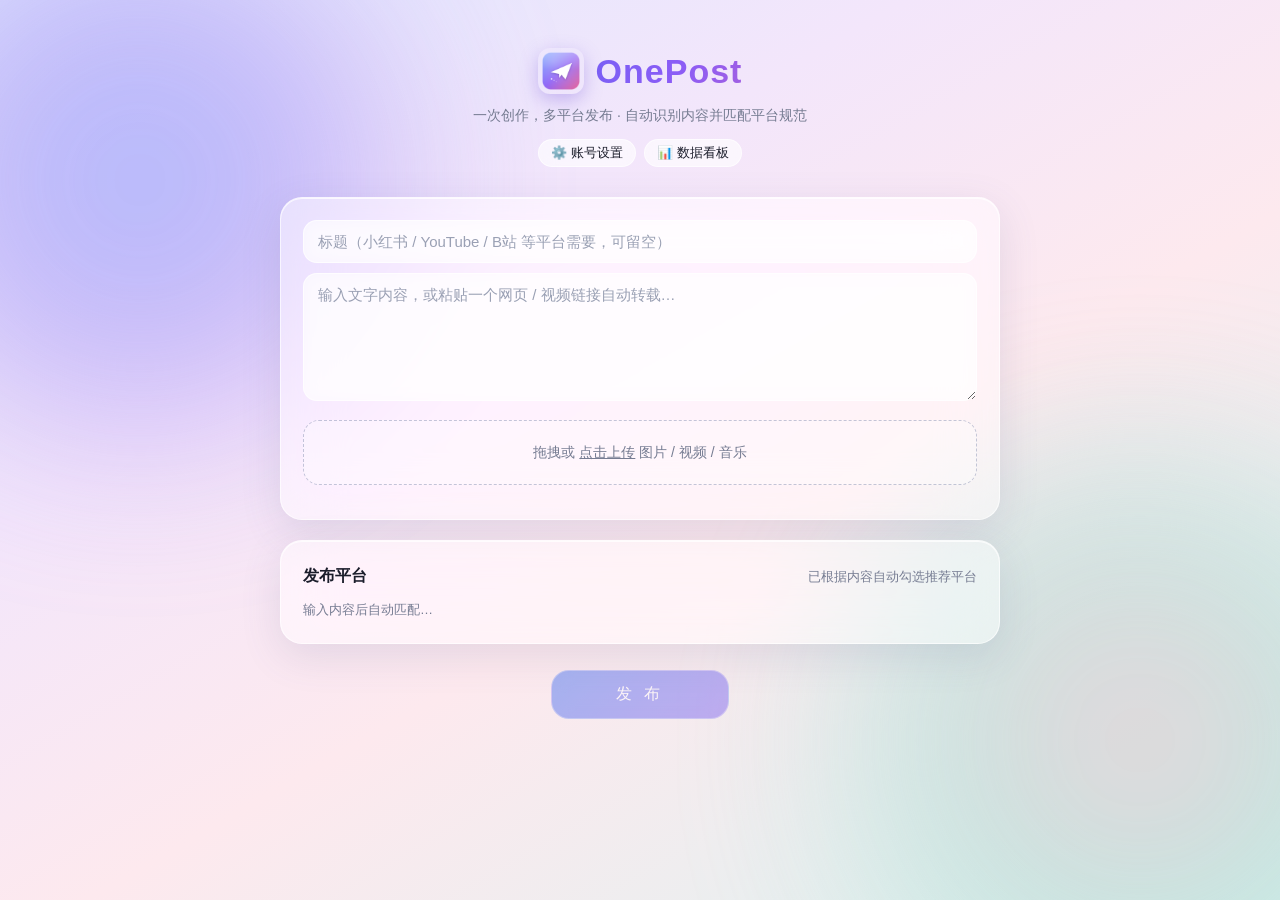
<file: social-publisher/app/static/index.html>
<!DOCTYPE html>
<html lang="zh-CN">
<head>
<meta charset="UTF-8">
<meta name="viewport" content="width=device-width, initial-scale=1.0">
<title>OnePost · 一键多平台发布</title>
<link rel="icon" type="image/png" href="favicon.png">
<link rel="apple-touch-icon" href="icon.png">
<link rel="manifest" href="manifest.json">
<meta name="theme-color" content="#8b5cf6">
<meta name="apple-mobile-web-app-capable" content="yes">
<meta name="apple-mobile-web-app-status-bar-style" content="default">
<meta name="apple-mobile-web-app-title" content="OnePost">
<link rel="stylesheet" href="style.css">
</head>
<body>
<main class="container">
  <header>
    <h1><img src="icon.png" alt="" class="logo">OnePost</h1>
    <p class="sub">一次创作，多平台发布 · 自动识别内容并匹配平台规范</p>
    <div class="settings-entry">
      <button id="btn-settings" class="btn small">⚙️ 账号设置</button>
      <button id="btn-stats" class="btn small">📊 数据看板</button>
    </div>
  </header>

  <section class="card">
    <input id="title" type="text" placeholder="标题（小红书 / YouTube / B站 等平台需要，可留空）" maxlength="100">
    <textarea id="text" rows="6"
      placeholder="输入文字内容，或粘贴一个网页 / 视频链接自动转载…"></textarea>

    <div id="link-bar" class="link-bar hidden">
      <span>检测到链接：<a id="link-url" target="_blank" rel="noopener"></a></span>
      <button id="btn-extract" class="btn small">解析并转载</button>
      <span id="extract-status" class="muted"></span>
    </div>

    <div id="dropzone" class="dropzone">
      <input id="file-input" type="file" multiple hidden
        accept="image/*,video/*,audio/*">
      <span>拖拽或 <u>点击上传</u> 图片 / 视频 / 音乐</span>
    </div>
    <div id="media-list" class="media-list"></div>
  </section>

  <section class="card">
    <div class="row-between">
      <h2>发布平台 <span id="ctype-badge" class="badge hidden"></span></h2>
      <span class="muted">已根据内容自动勾选推荐平台</span>
    </div>
    <div id="platforms" class="platforms">
      <p class="muted">输入内容后自动匹配…</p>
    </div>
  </section>

  <div class="actions">
    <button id="btn-publish" class="btn primary" disabled>发 布</button>
  </div>

  <section id="results" class="card hidden">
    <h2>发布结果</h2>
    <div id="results-list"></div>
  </section>
</main>
<div id="settings-modal" class="modal hidden">
  <div class="modal-card">
    <div class="row-between modal-head">
      <h2>平台账号设置</h2>
      <button id="btn-settings-close" class="btn small">✕</button>
    </div>
    <p class="muted settings-note">凭据仅保存在本机 config.yaml（不会上传），界面中打码显示。
      到期后自动失效，发布将降级为草稿模式。</p>
    <div id="settings-list"></div>
  </div>
</div>
<div id="stats-modal" class="modal hidden">
  <div class="modal-card wide">
    <div class="row-between modal-head">
      <h2 id="stats-title">数据看板</h2>
      <div>
        <button id="btn-stats-back" class="btn small hidden">← 返回</button>
        <button id="btn-stats-refresh" class="btn small">⟳ 刷新数据</button>
        <button id="btn-stats-close" class="btn small">✕</button>
      </div>
    </div>
    <p class="muted settings-note">已配置凭据的平台可自动拉取；其他平台可在详情页手动记录数据，形成趋势。</p>
    <div id="stats-overview" class="stats-grid"></div>
    <div id="stats-detail" class="hidden"></div>
  </div>
</div>
<script src="app.js"></script>
</body>
</html>
</file>
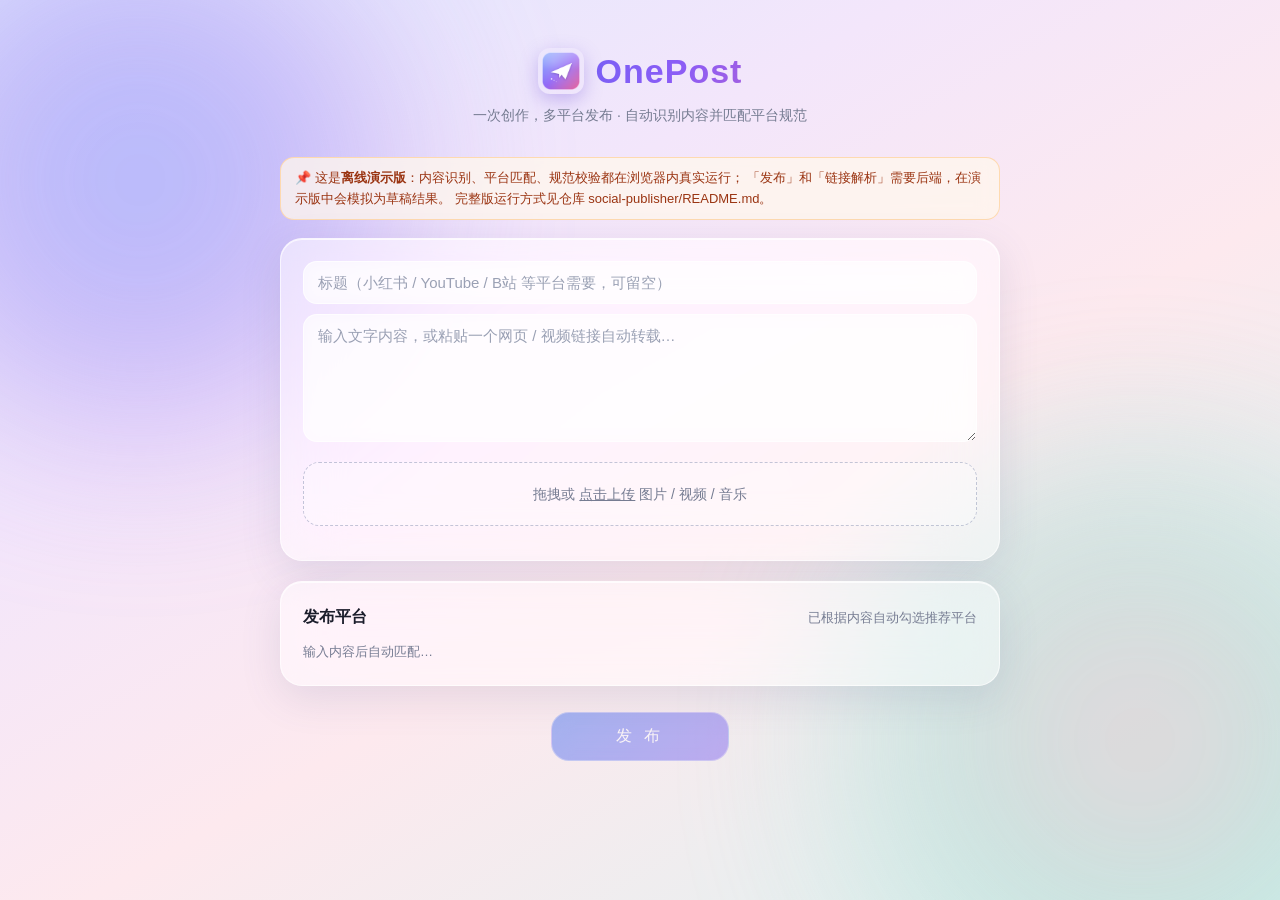
<file: social-publisher/demo.html>
<!DOCTYPE html>
<html lang="zh-CN">
<head>
<meta charset="UTF-8">
<meta name="viewport" content="width=device-width, initial-scale=1.0">
<title>OnePost · 演示版（无需后端，双击即开）</title>
<link rel="icon" type="image/png" href="[data-uri]">
<style>
:root {
  --text: #1b1d2b; --muted: #767c92;
  --line: rgba(255,255,255,.65); --accent: #3b6df0;
  --accent-soft: rgba(59,109,240,.12);
  --ok: #16a34a; --warn: #c2700a; --err: #dc2626; --radius: 22px;
  --glass: rgba(255,255,255,.52); --glass-strong: rgba(255,255,255,.62);
  --blur: blur(28px) saturate(170%);
}
* { box-sizing: border-box; margin: 0; padding: 0; }
body { color: var(--text); line-height: 1.6; min-height: 100vh;
  font-family: -apple-system, "PingFang SC", "Microsoft YaHei", "Segoe UI", sans-serif;
  background: linear-gradient(150deg, #dfe7ff 0%, #f3e6fb 32%, #fde9ee 58%, #def2f0 100%);
  background-attachment: fixed; }
body::before, body::after { content: ""; position: fixed; z-index: -1;
  border-radius: 50%; filter: blur(90px); opacity: .55; pointer-events: none; }
body::before { width: 520px; height: 520px; left: -120px; top: -80px;
  background: radial-gradient(circle, #7da2ff 0%, #b48cf2 60%, transparent 75%); }
body::after { width: 560px; height: 560px; right: -140px; bottom: -120px;
  background: radial-gradient(circle, #ffb8c9 0%, #8fe3d2 65%, transparent 78%); }
.container { max-width: 760px; margin: 0 auto; padding: 44px 20px 80px; }
header { text-align: center; margin-bottom: 30px; }
header h1 { font-size: 34px; letter-spacing: 1px; display: flex; align-items: center; justify-content: center; gap: 12px;
  background: linear-gradient(120deg, #3b6df0, #8b5cf6 55%, #ec6a9c);
  -webkit-background-clip: text; background-clip: text; color: transparent; }
.logo { width: 46px; height: 46px; border-radius: 12px; box-shadow: 0 6px 18px rgba(120,90,220,.35); }
.sub { color: var(--muted); font-size: 14px; margin-top: 6px; }
.demo-tip { background: rgba(255,247,237,.75); border: 1px solid rgba(254,215,170,.9);
  color: #9a3412; backdrop-filter: blur(10px);
  border-radius: 14px; padding: 10px 14px; font-size: 13px; margin-bottom: 18px; }
.card { background: var(--glass); backdrop-filter: var(--blur);
  -webkit-backdrop-filter: var(--blur);
  border: 1px solid var(--line); border-radius: var(--radius);
  padding: 22px; margin-bottom: 20px;
  box-shadow: 0 12px 40px rgba(85,95,145,.14), inset 0 1px 0 rgba(255,255,255,.75); }
.card h2 { font-size: 16px; margin-bottom: 12px; }
input[type="text"], textarea { width: 100%; border: 1px solid rgba(255,255,255,.7);
  border-radius: 14px; padding: 12px 14px; font-size: 15px; font-family: inherit;
  outline: none; color: var(--text); background: rgba(255,255,255,.55);
  backdrop-filter: blur(8px); transition: .15s; }
input[type="text"]::placeholder, textarea::placeholder { color: #9aa0b4; }
input[type="text"]:focus, textarea:focus { border-color: rgba(59,109,240,.55);
  background: rgba(255,255,255,.8); box-shadow: 0 0 0 4px rgba(59,109,240,.12); }
input[type="text"] { margin-bottom: 10px; }
textarea { resize: vertical; }
.link-bar { display: flex; align-items: center; gap: 10px; flex-wrap: wrap;
  margin-top: 10px; padding: 10px 14px; background: rgba(59,109,240,.10);
  border: 1px solid rgba(59,109,240,.18); border-radius: 14px; font-size: 13px; }
.link-bar a { color: var(--accent); word-break: break-all; }
.dropzone { margin-top: 12px; border: 1.5px dashed rgba(125,135,170,.45);
  border-radius: 16px; padding: 20px; text-align: center; color: var(--muted);
  font-size: 14px; cursor: pointer; background: rgba(255,255,255,.30); transition: .15s; }
.dropzone:hover, .dropzone.drag { border-color: var(--accent); background: rgba(255,255,255,.55); }
.media-list { display: flex; flex-wrap: wrap; gap: 10px; margin-top: 12px; }
.media-item { position: relative; width: 92px; height: 92px; border-radius: 14px;
  overflow: hidden; border: 1px solid rgba(255,255,255,.7);
  background: rgba(255,255,255,.4); box-shadow: 0 4px 14px rgba(85,95,145,.12);
  display: flex; align-items: center; justify-content: center; font-size: 26px; }
.media-item img { width: 100%; height: 100%; object-fit: cover; }
.media-item .del { position: absolute; top: 4px; right: 4px; width: 20px; height: 20px;
  border-radius: 50%; background: rgba(20,22,35,.5); color: #fff; border: none;
  backdrop-filter: blur(6px); font-size: 12px; line-height: 1; cursor: pointer; }
.media-item .tag { position: absolute; bottom: 0; left: 0; right: 0;
  background: rgba(20,22,35,.42); color: #fff; backdrop-filter: blur(6px);
  font-size: 10px; text-align: center; }
.row-between { display: flex; justify-content: space-between; align-items: baseline; }
.badge { display: inline-block; font-size: 12px; font-weight: normal;
  background: var(--accent-soft); color: var(--accent);
  border: 1px solid rgba(59,109,240,.22); border-radius: 999px;
  padding: 2px 10px; margin-left: 8px; }
.platforms { display: grid; grid-template-columns: repeat(auto-fill, minmax(220px, 1fr)); gap: 10px; }
.platform { display: flex; gap: 10px; align-items: flex-start;
  background: rgba(255,255,255,.40); border: 1px solid rgba(255,255,255,.65);
  border-radius: 16px; padding: 11px 13px; cursor: pointer; transition: .15s; }
.platform:hover { border-color: rgba(59,109,240,.45); transform: translateY(-1px);
  box-shadow: 0 6px 18px rgba(85,95,145,.14); }
.platform.checked { border-color: rgba(59,109,240,.55);
  background: linear-gradient(135deg, rgba(59,109,240,.14), rgba(139,92,246,.10));
  box-shadow: inset 0 1px 0 rgba(255,255,255,.6), 0 4px 14px rgba(59,109,240,.14); }
.platform.disabled { opacity: .42; cursor: not-allowed; }
.platform input { margin-top: 5px; accent-color: var(--accent); }
.platform .p-name { font-size: 14px; font-weight: 600; }
.platform .p-issues { font-size: 12px; color: var(--warn); }
.platform .p-mode { font-size: 11px; color: var(--muted); }
.actions { text-align: center; margin: 26px 0; }
.btn { border: 1px solid var(--line); background: var(--glass-strong);
  backdrop-filter: blur(10px); color: var(--text);
  border-radius: 14px; padding: 8px 18px; font-size: 14px; cursor: pointer;
  font-family: inherit; transition: .15s; }
.btn.small { padding: 4px 12px; font-size: 13px; }
.btn.primary { background: linear-gradient(135deg, var(--accent), #7c5cf0);
  border: 1px solid rgba(255,255,255,.35); color: #fff;
  padding: 13px 64px; font-size: 16px; letter-spacing: 4px; border-radius: 18px;
  box-shadow: 0 10px 28px rgba(59,109,240,.35), inset 0 1px 0 rgba(255,255,255,.45); }
.btn.primary:not(:disabled):hover { transform: translateY(-1px); }
.btn:disabled { opacity: .45; cursor: not-allowed; box-shadow: none; }
.result-item { display: flex; gap: 10px; align-items: flex-start; padding: 10px 0;
  border-bottom: 1px solid rgba(125,135,170,.18); font-size: 14px; }
.result-item:last-child { border-bottom: none; }
.result-item .status { font-size: 16px; }
.warn-line { color: var(--warn); font-size: 12px; }
.muted { color: var(--muted); font-size: 13px; }
.hidden { display: none !important; }
</style>
</head>
<body>
<main class="container">
  <header>
    <h1><img src="[data-uri]" alt="" class="logo">OnePost</h1>
    <p class="sub">一次创作，多平台发布 · 自动识别内容并匹配平台规范</p>
  </header>

  <div class="demo-tip">
    📌 这是<b>离线演示版</b>：内容识别、平台匹配、规范校验都在浏览器内真实运行；
    「发布」和「链接解析」需要后端，在演示版中会模拟为草稿结果。
    完整版运行方式见仓库 social-publisher/README.md。
  </div>

  <section class="card">
    <input id="title" type="text" placeholder="标题（小红书 / YouTube / B站 等平台需要，可留空）" maxlength="100">
    <textarea id="text" rows="6" placeholder="输入文字内容，或粘贴一个网页 / 视频链接自动转载…"></textarea>
    <div id="link-bar" class="link-bar hidden">
      <span>检测到链接：<a id="link-url" target="_blank" rel="noopener"></a></span>
      <button id="btn-extract" class="btn small">解析并转载</button>
      <span id="extract-status" class="muted"></span>
    </div>
    <div id="dropzone" class="dropzone">
      <input id="file-input" type="file" multiple hidden accept="image/*,video/*,audio/*">
      <span>拖拽或 <u>点击上传</u> 图片 / 视频 / 音乐</span>
    </div>
    <div id="media-list" class="media-list"></div>
  </section>

  <section class="card">
    <div class="row-between">
      <h2>发布平台 <span id="ctype-badge" class="badge hidden"></span></h2>
      <span class="muted">已根据内容自动勾选推荐平台</span>
    </div>
    <div id="platforms" class="platforms"><p class="muted">输入内容后自动匹配…</p></div>
  </section>

  <div class="actions"><button id="btn-publish" class="btn primary" disabled>发 布</button></div>

  <section id="results" class="card hidden">
    <h2>发布结果</h2>
    <div id="results-list"></div>
  </section>
</main>

<script>
/* ===== 演示版：平台规范与匹配逻辑（与后端 platforms.py 一致） ===== */
const PLATFORMS = [
  { id:"x", name:"X (Twitter)", icon:"𝕏", types:["text","image","video","link"],
    textLimit:280, maxImages:4, maxVideoSec:140, api:true },
  { id:"xiaohongshu", name:"小红书", icon:"📕", types:["text","image","video"],
    textLimit:1000, titleLimit:20, maxImages:18, maxVideoSec:900, api:false },
  { id:"weibo", name:"微博", icon:"🅦", types:["text","image","video","link"],
    textLimit:2000, maxImages:9, maxVideoSec:900, api:true },
  { id:"wechat_channels", name:"微信视频号", icon:"📹", types:["video","image"],
    textLimit:1000, titleLimit:22, maxVideoSec:3600, api:false },
  { id:"youtube", name:"YouTube", icon:"▶️", types:["video"],
    textLimit:5000, titleLimit:100, maxVideoSec:43200, api:true },
  { id:"bilibili", name:"哔哩哔哩", icon:"📺", types:["video","text","image"],
    textLimit:2000, titleLimit:80, maxImages:9, maxVideoSec:36000, api:false },
  { id:"douyin", name:"抖音", icon:"🎵", types:["video","image"],
    textLimit:1000, maxImages:35, maxVideoSec:900, api:false },
  { id:"tiktok", name:"TikTok", icon:"♪", types:["video","image"],
    textLimit:2200, maxImages:35, maxVideoSec:600, api:true },
  { id:"instagram", name:"Instagram", icon:"📷", types:["image","video"],
    textLimit:2200, maxImages:10, maxVideoSec:900, api:true },
];
const RECOMMEND = {
  "text": ["x","weibo","xiaohongshu","bilibili"],
  "text+image": ["xiaohongshu","x","weibo","instagram"],
  "image": ["instagram","xiaohongshu","x","weibo"],
  "video": ["youtube","bilibili","douyin","tiktok","wechat_channels","x","weibo","instagram","xiaohongshu"],
  "audio": ["x","weibo"],
  "link": ["x","weibo"],
};
const CTYPE_LABEL = { text:"纯文字", image:"图片", "text+image":"图文",
  video:"视频", audio:"音频", link:"链接转载" };
const URL_RE = /https?:\/\/[^\s<>"']+/;

const $ = s => document.querySelector(s);
const state = { files: [], checked: new Set(), userTouched: new Set(), detectedUrl: "" };

function xLen(t){ let n=0; for(const c of t) n += c.codePointAt(0) > 0x2E7F ? 2 : 1; return n; }

function classify(file){
  if (file.type.startsWith("image/")) return "image";
  if (file.type.startsWith("video/")) return "video";
  if (file.type.startsWith("audio/")) return "audio";
  return "other";
}

function detectType(text, files){
  const kinds = new Set(files.map(f=>f.kind));
  const url = text.match(URL_RE);
  const pure = url ? text.replace(url[0],"").trim() : text.trim();
  if (kinds.has("video")) return "video";
  if (kinds.has("audio")) return "audio";
  if (kinds.has("image")) return pure ? "text+image" : "image";
  if (url && !pure) return "link";
  return "text";
}

function matchPlatforms(ctype, text, title, files){
  const rec = RECOMMEND[ctype] || RECOMMEND.text;
  const images = files.filter(f=>f.kind==="image");
  const video = files.find(f=>f.kind==="video");
  const audio = files.find(f=>f.kind==="audio");
  const order = [...rec, ...PLATFORMS.map(p=>p.id).filter(id=>!rec.includes(id))];
  return order.map(id => {
    const p = PLATFORMS.find(x=>x.id===id);
    const issues = [];
    const n = p.id==="x" ? xLen(text) : text.length;
    if (text && p.textLimit && n > p.textLimit)
      issues.push(`正文 ${n} 字超过上限 ${p.textLimit}，发布时将自动截断`);
    if (title && p.titleLimit && title.length > p.titleLimit)
      issues.push(`标题 ${title.length} 字超过上限 ${p.titleLimit}`);
    if (images.length){
      if (!p.types.includes("image")) issues.push("该平台不支持图片");
      else if (p.maxImages && images.length > p.maxImages)
        issues.push(`图片 ${images.length} 张超过上限 ${p.maxImages}`);
    }
    let hard = false;
    if (video){
      if (!p.types.includes("video")) issues.push("该平台不支持视频");
      else if (p.maxVideoSec && video.duration > p.maxVideoSec){
        issues.push(`视频时长 ${Math.round(video.duration)}s 超过上限 ${p.maxVideoSec}s`);
        hard = true;
      }
    }
    if (audio && !video && !p.types.includes("audio"))
      issues.push("该平台不直接支持音频，建议先转换为视频");
    const base = ctype.split("+")[0];
    const fatal = issues.some(i=>i.includes("不支持"));
    const ok = (p.types.includes(base) || (ctype==="text+image" && p.types.includes("image"))
      || (base==="link" && p.types.includes("link"))) && !fatal;
    return { ...p, ok, issues, recommended: rec.includes(id) && ok && !hard };
  });
}

/* ===== 交互 ===== */
let timer = null;
function schedule(){ clearTimeout(timer); timer = setTimeout(refresh, 350); }

function refresh(){
  const text = $("#text").value.trim();
  const m = text.match(URL_RE);
  state.detectedUrl = m ? m[0] : "";
  $("#link-bar").classList.toggle("hidden", !m);
  if (m){ $("#link-url").textContent = m[0]; $("#link-url").href = m[0]; }

  if (!text && !state.files.length){
    $("#platforms").innerHTML = '<p class="muted">输入内容后自动匹配…</p>';
    $("#ctype-badge").classList.add("hidden");
    updateBtn(); return;
  }
  const ctype = detectType(text, state.files);
  const badge = $("#ctype-badge");
  badge.textContent = "识别为：" + (CTYPE_LABEL[ctype] || ctype);
  badge.classList.remove("hidden");
  render(matchPlatforms(ctype, text, $("#title").value.trim(), state.files));
}

function render(list){
  list.forEach(p => {
    if (!state.userTouched.has(p.id)){
      if (p.recommended) state.checked.add(p.id); else state.checked.delete(p.id);
    }
    if (!p.ok) state.checked.delete(p.id);
  });
  const box = $("#platforms");
  box.innerHTML = "";
  list.forEach(p => {
    const checked = state.checked.has(p.id);
    const label = document.createElement("label");
    label.className = "platform" + (checked?" checked":"") + (p.ok?"":" disabled");
    label.innerHTML = `
      <input type="checkbox" ${checked?"checked":""} ${p.ok?"":"disabled"}>
      <div>
        <div class="p-name">${p.icon} ${p.name}</div>
        ${p.issues.map(i=>`<div class="p-issues">⚠ ${i}</div>`).join("")}
        <div class="p-mode">${p.api ? "支持 API 直发" : "草稿包模式（无公开 API）"}</div>
      </div>`;
    label.querySelector("input").addEventListener("change", e => {
      state.userTouched.add(p.id);
      e.target.checked ? state.checked.add(p.id) : state.checked.delete(p.id);
      label.classList.toggle("checked", e.target.checked);
      updateBtn();
    });
    box.appendChild(label);
  });
  updateBtn();
}

function updateBtn(){
  const has = $("#text").value.trim() || state.files.length;
  $("#btn-publish").disabled = !(has && state.checked.size);
}

/* 上传（演示版：本地预览，视频自动读取时长） */
const dz = $("#dropzone");
dz.addEventListener("click", ()=> $("#file-input").click());
$("#file-input").addEventListener("change", e => addFiles(e.target.files));
dz.addEventListener("dragover", e => { e.preventDefault(); dz.classList.add("drag"); });
dz.addEventListener("dragleave", ()=> dz.classList.remove("drag"));
dz.addEventListener("drop", e => { e.preventDefault(); dz.classList.remove("drag"); addFiles(e.dataTransfer.files); });

function addFiles(fileList){
  for (const f of fileList){
    const item = { name: f.name, kind: classify(f), size: f.size, duration: 0,
      url: URL.createObjectURL(f) };
    state.files.push(item);
    if (item.kind === "video"){
      const v = document.createElement("video");
      v.preload = "metadata";
      v.src = item.url;
      v.onloadedmetadata = () => { item.duration = v.duration; refresh(); };
    }
  }
  renderMedia(); schedule();
}

function renderMedia(){
  const box = $("#media-list");
  box.innerHTML = "";
  state.files.forEach((f,i) => {
    const div = document.createElement("div");
    div.className = "media-item";
    const icon = { video:"🎬", audio:"🎵", other:"📄" }[f.kind] || "";
    div.innerHTML = (f.kind==="image" ? `<img src="${f.url}" alt="">` : `<span>${icon}</span>`)
      + `<span class="tag">${f.name}</span><button class="del" data-i="${i}">✕</button>`;
    box.appendChild(div);
  });
  box.querySelectorAll(".del").forEach(b => b.addEventListener("click", () => {
    state.files.splice(Number(b.dataset.i),1); renderMedia(); schedule();
  }));
}

/* 链接解析（演示版提示） */
$("#btn-extract").addEventListener("click", () => {
  $("#extract-status").textContent =
    "演示版无后端：完整版会抓取网页标题/摘要/首图，视频链接经 yt-dlp 下载后可转发";
});

/* 发布（演示版：模拟草稿结果） */
$("#btn-publish").addEventListener("click", () => {
  const box = $("#results-list");
  box.innerHTML = "";
  [...state.checked].forEach(id => {
    const p = PLATFORMS.find(x=>x.id===id);
    const div = document.createElement("div");
    div.className = "result-item";
    div.innerHTML = `<span class="status">✅</span>
      <div><div><b>${p.icon} ${p.name}</b> <span class="muted">（演示）</span></div>
      <div>${p.api ? "完整版中将通过 API 直发" : "完整版中将保存草稿包到 drafts/" + p.id + "/"}</div></div>`;
    box.appendChild(div);
  });
  $("#results").classList.remove("hidden");
  $("#results").scrollIntoView({ behavior:"smooth" });
});

$("#text").addEventListener("input", schedule);
$("#title").addEventListener("input", schedule);
</script>
</body>
</html>
</file>
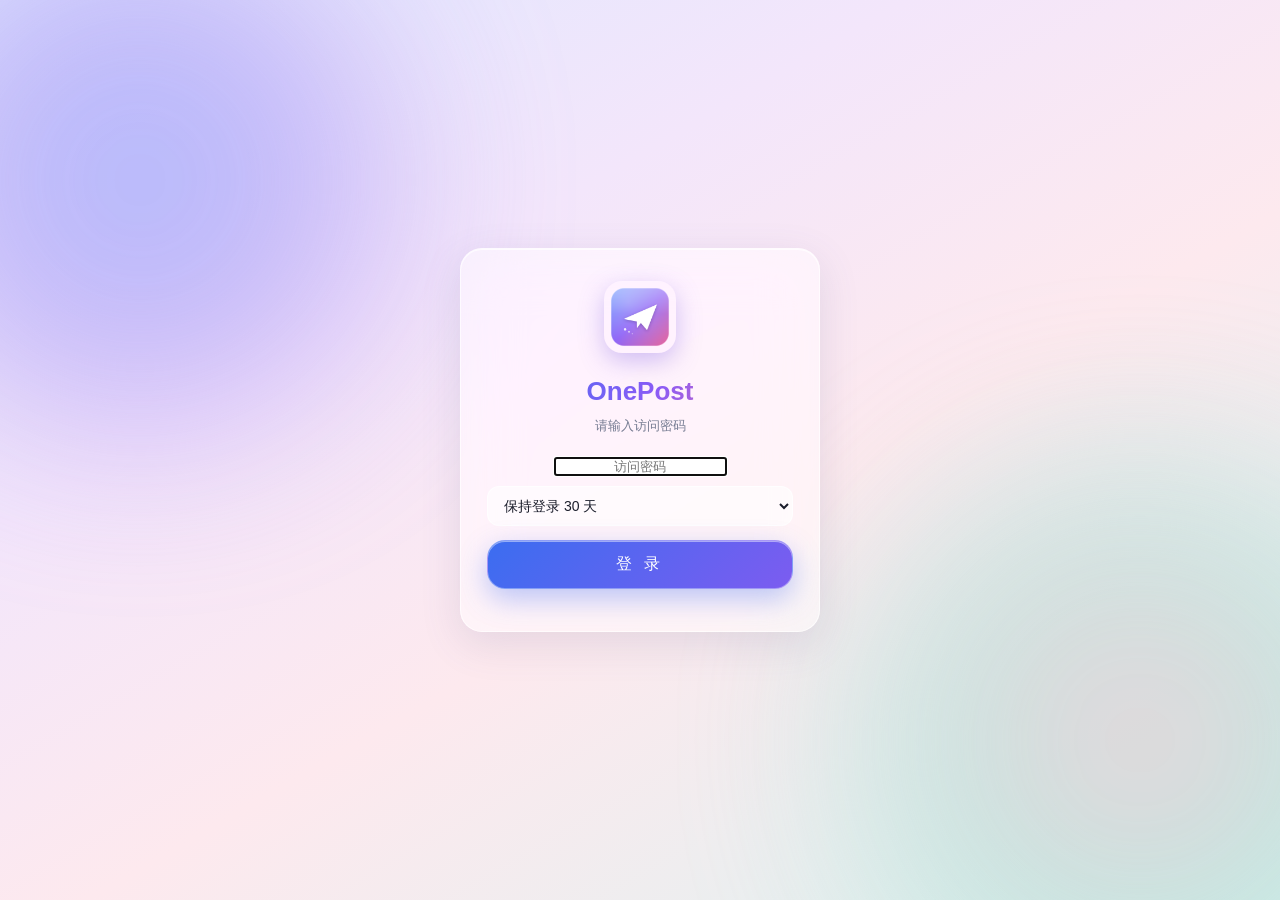
<file: social-publisher/app/static/login.html>
<!DOCTYPE html>
<html lang="zh-CN">
<head>
<meta charset="UTF-8">
<meta name="viewport" content="width=device-width, initial-scale=1.0">
<title>登录 · OnePost</title>
<link rel="icon" type="image/png" href="favicon.png">
<link rel="stylesheet" href="style.css">
</head>
<body>
<main class="container login-wrap">
  <div class="card login-card">
    <img src="icon.png" alt="" class="login-logo">
    <h1 class="login-title">OnePost</h1>
    <p class="muted" style="margin-bottom:16px">请输入访问密码</p>
    <input id="pw" type="password" placeholder="访问密码" autocomplete="current-password">
    <select id="keep">
      <option value="1">保持登录 1 天</option>
      <option value="7">保持登录 7 天</option>
      <option value="30" selected>保持登录 30 天</option>
      <option value="0">永久保持登录</option>
    </select>
    <button id="btn-login" class="btn primary login-btn">登 录</button>
    <p id="msg" class="muted"></p>
  </div>
</main>
<script>
const $ = (s) => document.querySelector(s);
async function doLogin() {
  const res = await fetch("/api/login", {
    method: "POST",
    headers: { "Content-Type": "application/json" },
    body: JSON.stringify({ password: $("#pw").value,
                           keep_days: Number($("#keep").value) }),
  });
  if (res.ok) { location.href = "/"; }
  else { $("#msg").textContent = "❌ 密码错误，请重试"; $("#pw").value = ""; }
}
$("#btn-login").addEventListener("click", doLogin);
$("#pw").addEventListener("keydown", (e) => { if (e.key === "Enter") doLogin(); });
$("#pw").focus();
</script>
</body>
</html>
</file>
<file: social-publisher/app/static/style.css>
:root {
  --text: #1b1d2b;
  --muted: #767c92;
  --line: rgba(255, 255, 255, 0.65);
  --accent: #3b6df0;
  --accent-deep: #2f5ce0;
  --accent-soft: rgba(59, 109, 240, 0.12);
  --ok: #16a34a;
  --warn: #c2700a;
  --err: #dc2626;
  --radius: 22px;
  --glass: rgba(255, 255, 255, 0.52);
  --glass-strong: rgba(255, 255, 255, 0.62);
  --blur: blur(28px) saturate(170%);
}

* { box-sizing: border-box; margin: 0; padding: 0; }

body {
  color: var(--text);
  font-family: -apple-system, "PingFang SC", "Microsoft YaHei", "Segoe UI", sans-serif;
  line-height: 1.6;
  min-height: 100vh;
  background: linear-gradient(150deg, #dfe7ff 0%, #f3e6fb 32%, #fde9ee 58%, #def2f0 100%);
  background-attachment: fixed;
}

/* 漂浮的彩色光斑，给毛玻璃提供折射层次 */
body::before, body::after {
  content: "";
  position: fixed;
  z-index: -1;
  border-radius: 50%;
  filter: blur(90px);
  opacity: .55;
  pointer-events: none;
}
body::before {
  width: 520px; height: 520px;
  left: -120px; top: -80px;
  background: radial-gradient(circle, #7da2ff 0%, #b48cf2 60%, transparent 75%);
}
body::after {
  width: 560px; height: 560px;
  right: -140px; bottom: -120px;
  background: radial-gradient(circle, #ffb8c9 0%, #8fe3d2 65%, transparent 78%);
}

.container { max-width: 760px; margin: 0 auto; padding: 44px 20px 80px; }

header { text-align: center; margin-bottom: 30px; }
header h1 {
  font-size: 34px;
  letter-spacing: 1px;
  display: flex;
  align-items: center;
  justify-content: center;
  gap: 12px;
  background: linear-gradient(120deg, #3b6df0, #8b5cf6 55%, #ec6a9c);
  -webkit-background-clip: text;
  background-clip: text;
  color: transparent;
}
.logo {
  width: 46px; height: 46px;
  border-radius: 12px;
  box-shadow: 0 6px 18px rgba(120, 90, 220, 0.35);
}
.sub { color: var(--muted); font-size: 14px; margin-top: 6px; }

.card {
  background: var(--glass);
  backdrop-filter: var(--blur);
  -webkit-backdrop-filter: var(--blur);
  border: 1px solid var(--line);
  border-radius: var(--radius);
  padding: 22px;
  margin-bottom: 20px;
  box-shadow:
    0 12px 40px rgba(85, 95, 145, 0.14),
    inset 0 1px 0 rgba(255, 255, 255, 0.75);
}
.card h2 { font-size: 16px; margin-bottom: 12px; }

input[type="text"], textarea {
  width: 100%;
  border: 1px solid rgba(255, 255, 255, 0.7);
  border-radius: 14px;
  padding: 12px 14px;
  font-size: 15px;
  font-family: inherit;
  outline: none;
  color: var(--text);
  background: rgba(255, 255, 255, 0.55);
  backdrop-filter: blur(8px);
  -webkit-backdrop-filter: blur(8px);
  transition: border-color .15s, background .15s, box-shadow .15s;
}
input[type="text"]::placeholder, textarea::placeholder { color: #9aa0b4; }
input[type="text"]:focus, textarea:focus {
  border-color: rgba(59, 109, 240, 0.55);
  background: rgba(255, 255, 255, 0.8);
  box-shadow: 0 0 0 4px rgba(59, 109, 240, 0.12);
}
input[type="text"] { margin-bottom: 10px; }
textarea { resize: vertical; }

.link-bar {
  display: flex; align-items: center; gap: 10px; flex-wrap: wrap;
  margin-top: 10px; padding: 10px 14px;
  background: rgba(59, 109, 240, 0.10);
  border: 1px solid rgba(59, 109, 240, 0.18);
  border-radius: 14px; font-size: 13px;
}
.link-bar a { color: var(--accent); word-break: break-all; }

.dropzone {
  margin-top: 12px;
  border: 1.5px dashed rgba(125, 135, 170, 0.45);
  border-radius: 16px;
  padding: 20px;
  text-align: center;
  color: var(--muted);
  font-size: 14px;
  cursor: pointer;
  background: rgba(255, 255, 255, 0.30);
  transition: border-color .15s, background .15s;
}
.dropzone:hover, .dropzone.drag {
  border-color: var(--accent);
  background: rgba(255, 255, 255, 0.55);
}

.media-list { display: flex; flex-wrap: wrap; gap: 10px; margin-top: 12px; }
.media-item {
  position: relative; width: 92px; height: 92px;
  border-radius: 14px; overflow: hidden;
  border: 1px solid rgba(255, 255, 255, 0.7);
  background: rgba(255, 255, 255, 0.4);
  box-shadow: 0 4px 14px rgba(85, 95, 145, 0.12);
  display: flex; align-items: center; justify-content: center;
  font-size: 26px;
}
.media-item img { width: 100%; height: 100%; object-fit: cover; }
.media-item .del {
  position: absolute; top: 4px; right: 4px;
  width: 20px; height: 20px; border-radius: 50%;
  background: rgba(20, 22, 35, 0.5); color: #fff; border: none;
  backdrop-filter: blur(6px);
  font-size: 12px; line-height: 1; cursor: pointer;
}
.media-item .tag {
  position: absolute; bottom: 0; left: 0; right: 0;
  background: rgba(20, 22, 35, 0.42); color: #fff;
  backdrop-filter: blur(6px);
  font-size: 10px; text-align: center; padding: 1px 0;
}

.row-between { display: flex; justify-content: space-between; align-items: baseline; }
.badge {
  display: inline-block; font-size: 12px; font-weight: normal;
  background: var(--accent-soft); color: var(--accent);
  border: 1px solid rgba(59, 109, 240, 0.22);
  border-radius: 999px; padding: 2px 10px; margin-left: 8px;
}

.platforms { display: grid; grid-template-columns: repeat(auto-fill, minmax(220px, 1fr)); gap: 10px; }
.platform {
  display: flex; gap: 10px; align-items: flex-start;
  background: rgba(255, 255, 255, 0.40);
  border: 1px solid rgba(255, 255, 255, 0.65);
  border-radius: 16px;
  padding: 11px 13px; cursor: pointer;
  transition: border-color .15s, background .15s, transform .15s, box-shadow .15s;
}
.platform:hover {
  border-color: rgba(59, 109, 240, 0.45);
  transform: translateY(-1px);
  box-shadow: 0 6px 18px rgba(85, 95, 145, 0.14);
}
.platform.checked {
  border-color: rgba(59, 109, 240, 0.55);
  background: linear-gradient(135deg, rgba(59,109,240,0.14), rgba(139,92,246,0.10));
  box-shadow: inset 0 1px 0 rgba(255,255,255,0.6), 0 4px 14px rgba(59,109,240,0.14);
}
.platform.disabled { opacity: .42; cursor: not-allowed; }
.platform input { margin-top: 5px; accent-color: var(--accent); }
.platform .p-name { font-size: 14px; font-weight: 600; }
.platform .p-issues { font-size: 12px; color: var(--warn); }
.platform .p-mode { font-size: 11px; color: var(--muted); }

.actions { text-align: center; margin: 26px 0; }
.btn {
  border: 1px solid var(--line);
  background: var(--glass-strong);
  backdrop-filter: blur(10px);
  -webkit-backdrop-filter: blur(10px);
  color: var(--text);
  border-radius: 14px; padding: 8px 18px; font-size: 14px;
  cursor: pointer; font-family: inherit;
  transition: opacity .15s, transform .15s, box-shadow .15s;
}
.btn.small { padding: 4px 12px; font-size: 13px; }
.btn.primary {
  background: linear-gradient(135deg, var(--accent), #7c5cf0);
  border: 1px solid rgba(255, 255, 255, 0.35);
  color: #fff;
  padding: 13px 64px; font-size: 16px; letter-spacing: 4px;
  border-radius: 18px;
  box-shadow:
    0 10px 28px rgba(59, 109, 240, 0.35),
    inset 0 1px 0 rgba(255, 255, 255, 0.45);
}
.btn.primary:not(:disabled):hover { transform: translateY(-1px); }
.btn:disabled { opacity: .45; cursor: not-allowed; box-shadow: none; }

.result-item {
  display: flex; gap: 10px; align-items: flex-start;
  padding: 10px 0; border-bottom: 1px solid rgba(125, 135, 170, 0.18);
  font-size: 14px;
}
.result-item:last-child { border-bottom: none; }
.result-item .status { font-size: 16px; }
.result-item .ok { color: var(--ok); }
.result-item .err { color: var(--err); }
.result-item .warn-line { color: var(--warn); font-size: 12px; }
.result-item a { color: var(--accent); }

.muted { color: var(--muted); font-size: 13px; }
.hidden { display: none !important; }

/* ---------- 账号设置弹窗 ---------- */

.settings-entry { margin-top: 12px; }

.modal {
  position: fixed; inset: 0; z-index: 50;
  display: flex; align-items: center; justify-content: center;
  background: rgba(40, 45, 70, 0.25);
  backdrop-filter: blur(8px);
  -webkit-backdrop-filter: blur(8px);
  padding: 24px;
}
.modal-card {
  width: 100%; max-width: 640px; max-height: 86vh;
  overflow-y: auto;
  background: rgba(255, 255, 255, 0.72);
  backdrop-filter: var(--blur);
  -webkit-backdrop-filter: var(--blur);
  border: 1px solid var(--line);
  border-radius: var(--radius);
  padding: 22px;
  box-shadow: 0 24px 70px rgba(50, 60, 110, 0.30),
    inset 0 1px 0 rgba(255, 255, 255, 0.8);
}
.modal-head { margin-bottom: 6px; }
.settings-note { margin-bottom: 14px; }

.acct {
  border: 1px solid rgba(255, 255, 255, 0.7);
  background: rgba(255, 255, 255, 0.45);
  border-radius: 16px;
  margin-bottom: 10px;
  overflow: hidden;
}
.acct-head {
  display: flex; align-items: center; gap: 10px;
  padding: 12px 14px; cursor: pointer; user-select: none;
}
.acct-head .a-name { font-size: 14px; font-weight: 600; flex: 1; }
.chip {
  font-size: 11px; border-radius: 999px; padding: 2px 10px;
  border: 1px solid transparent;
}
.chip.on { background: rgba(22, 163, 74, .12); color: var(--ok);
  border-color: rgba(22, 163, 74, .25); }
.chip.off { background: rgba(125, 135, 170, .12); color: var(--muted);
  border-color: rgba(125, 135, 170, .2); }
.chip.exp { background: rgba(220, 38, 38, .10); color: var(--err);
  border-color: rgba(220, 38, 38, .25); }
.chip.draft { background: rgba(194, 112, 10, .10); color: var(--warn);
  border-color: rgba(194, 112, 10, .22); }

.acct-body { padding: 0 14px 14px; display: none; }
.acct.open .acct-body { display: block; }
.acct-help { font-size: 12px; color: var(--muted); margin-bottom: 10px; }
.acct-body label { display: block; font-size: 12px; color: var(--muted); margin-bottom: 2px; }
.acct-body input[type="text"], .acct-body input[type="password"] {
  width: 100%; border: 1px solid rgba(255,255,255,.75); border-radius: 10px;
  padding: 8px 12px; font-size: 13px; font-family: inherit; outline: none;
  background: rgba(255,255,255,.6); margin-bottom: 8px; color: var(--text);
}
.acct-body input:focus { border-color: rgba(59,109,240,.55); }
.acct-foot { display: flex; align-items: center; gap: 10px; margin-top: 6px; flex-wrap: wrap; }
.acct-foot select {
  border: 1px solid rgba(255,255,255,.75); border-radius: 10px;
  padding: 7px 10px; font-size: 13px; font-family: inherit;
  background: rgba(255,255,255,.6); color: var(--text); outline: none;
}
.acct-foot .save-msg { font-size: 12px; }
.btn.danger { color: var(--err); }

/* ---------- 数据看板 ---------- */

.settings-entry { display: flex; gap: 8px; justify-content: center; }

.modal-card.wide { max-width: 720px; }

.stats-grid { display: grid; grid-template-columns: repeat(auto-fill, minmax(210px, 1fr)); gap: 10px; }
.stat-card {
  background: rgba(255, 255, 255, 0.45);
  border: 1px solid rgba(255, 255, 255, 0.7);
  border-radius: 16px; padding: 13px 15px; cursor: pointer;
  transition: transform .15s, box-shadow .15s, border-color .15s;
}
.stat-card:hover { transform: translateY(-1px);
  border-color: rgba(59,109,240,.45);
  box-shadow: 0 6px 18px rgba(85,95,145,.14); }
.stat-card .s-head { display: flex; gap: 8px; align-items: center;
  font-size: 14px; font-weight: 600; margin-bottom: 6px; }
.stat-card .s-followers { font-size: 24px; font-weight: 700; line-height: 1.2; }
.stat-card .s-followers small { font-size: 12px; font-weight: 400; color: var(--muted); }
.stat-row { display: flex; gap: 12px; margin-top: 6px; font-size: 12px; color: var(--muted); flex-wrap: wrap; }
.stat-row b { color: var(--text); font-weight: 600; }
.d-up { color: var(--ok); font-size: 11px; }
.d-down { color: var(--err); font-size: 11px; }
.s-updated { font-size: 11px; color: var(--muted); margin-top: 6px; }
.s-empty { font-size: 12px; color: var(--muted); margin-top: 4px; }

.chart-box {
  background: rgba(255, 255, 255, 0.45);
  border: 1px solid rgba(255, 255, 255, 0.7);
  border-radius: 16px; padding: 14px; margin-bottom: 12px;
}
.chart-box h3 { font-size: 13px; margin-bottom: 8px; }
.chart-legend { display: flex; gap: 14px; font-size: 12px; color: var(--muted); margin-bottom: 4px; }
.chart-legend i { display: inline-block; width: 10px; height: 10px; border-radius: 3px; margin-right: 4px; vertical-align: -1px; }

.posts-table { width: 100%; border-collapse: collapse; font-size: 13px; }
.posts-table th, .posts-table td { text-align: left; padding: 7px 8px;
  border-bottom: 1px solid rgba(125, 135, 170, 0.16); }
.posts-table th { color: var(--muted); font-weight: 500; font-size: 12px; }
.posts-table td.num, .posts-table th.num { text-align: right; }
.posts-table .p-title { max-width: 280px; overflow: hidden;
  text-overflow: ellipsis; white-space: nowrap; }

.manual-form { display: flex; gap: 8px; align-items: flex-end; flex-wrap: wrap; margin-top: 10px; }
.manual-form .mf { flex: 1; min-width: 90px; }
.manual-form label { display: block; font-size: 11px; color: var(--muted); }
.manual-form input {
  width: 100%; border: 1px solid rgba(255,255,255,.75); border-radius: 10px;
  padding: 7px 10px; font-size: 13px; font-family: inherit; outline: none;
  background: rgba(255,255,255,.6); color: var(--text);
}

.spinner {
  display: inline-block; width: 14px; height: 14px;
  border: 2px solid rgba(255,255,255,.6); border-top-color: var(--accent);
  border-radius: 50%; animation: spin .7s linear infinite;
  vertical-align: -2px;
}
@keyframes spin { to { transform: rotate(360deg); } }

/* ---------- 登录页 ---------- */

.login-wrap {
  min-height: 100vh; display: flex;
  align-items: center; justify-content: center;
  padding-top: 0; padding-bottom: 0;
}
.login-card { width: 100%; max-width: 360px; text-align: center; padding: 32px 26px; }
.login-logo { width: 72px; height: 72px; border-radius: 18px;
  box-shadow: 0 8px 24px rgba(120, 90, 220, 0.35); margin-bottom: 10px; }
.login-title {
  font-size: 26px; margin-bottom: 4px;
  background: linear-gradient(120deg, #3b6df0, #8b5cf6 55%, #ec6a9c);
  -webkit-background-clip: text; background-clip: text; color: transparent;
}
.login-card input { margin-bottom: 10px; text-align: center; }
.login-card select {
  width: 100%; border: 1px solid rgba(255,255,255,.75); border-radius: 12px;
  padding: 10px 12px; font-size: 14px; font-family: inherit;
  background: rgba(255,255,255,.6); color: var(--text); outline: none;
  margin-bottom: 14px;
}
.login-btn { width: 100%; letter-spacing: 6px; }
#msg { margin-top: 10px; }

/* ---------- 手机适配 ---------- */

@media (max-width: 600px) {
  .container { padding: 20px 12px 56px; }
  header { margin-bottom: 18px; }
  header h1 { font-size: 26px; gap: 9px; }
  .logo { width: 36px; height: 36px; border-radius: 9px; }
  .card { padding: 15px; border-radius: 18px; margin-bottom: 13px; }
  .dropzone { padding: 14px; }
  .platforms, .stats-grid { grid-template-columns: 1fr 1fr; gap: 8px; }
  .platform { padding: 9px 10px; border-radius: 13px; }
  .platform .p-name { font-size: 13px; }
  .btn.primary { width: 100%; padding: 13px 0; }
  .modal { padding: 0; align-items: flex-end; }
  .modal-card, .modal-card.wide {
    max-width: none; max-height: 92vh;
    border-radius: 22px 22px 0 0;
  }
  .posts-table { font-size: 12px; }
  .posts-table .p-title { max-width: 130px; }
  .media-item { width: 76px; height: 76px; }
}
</file>
